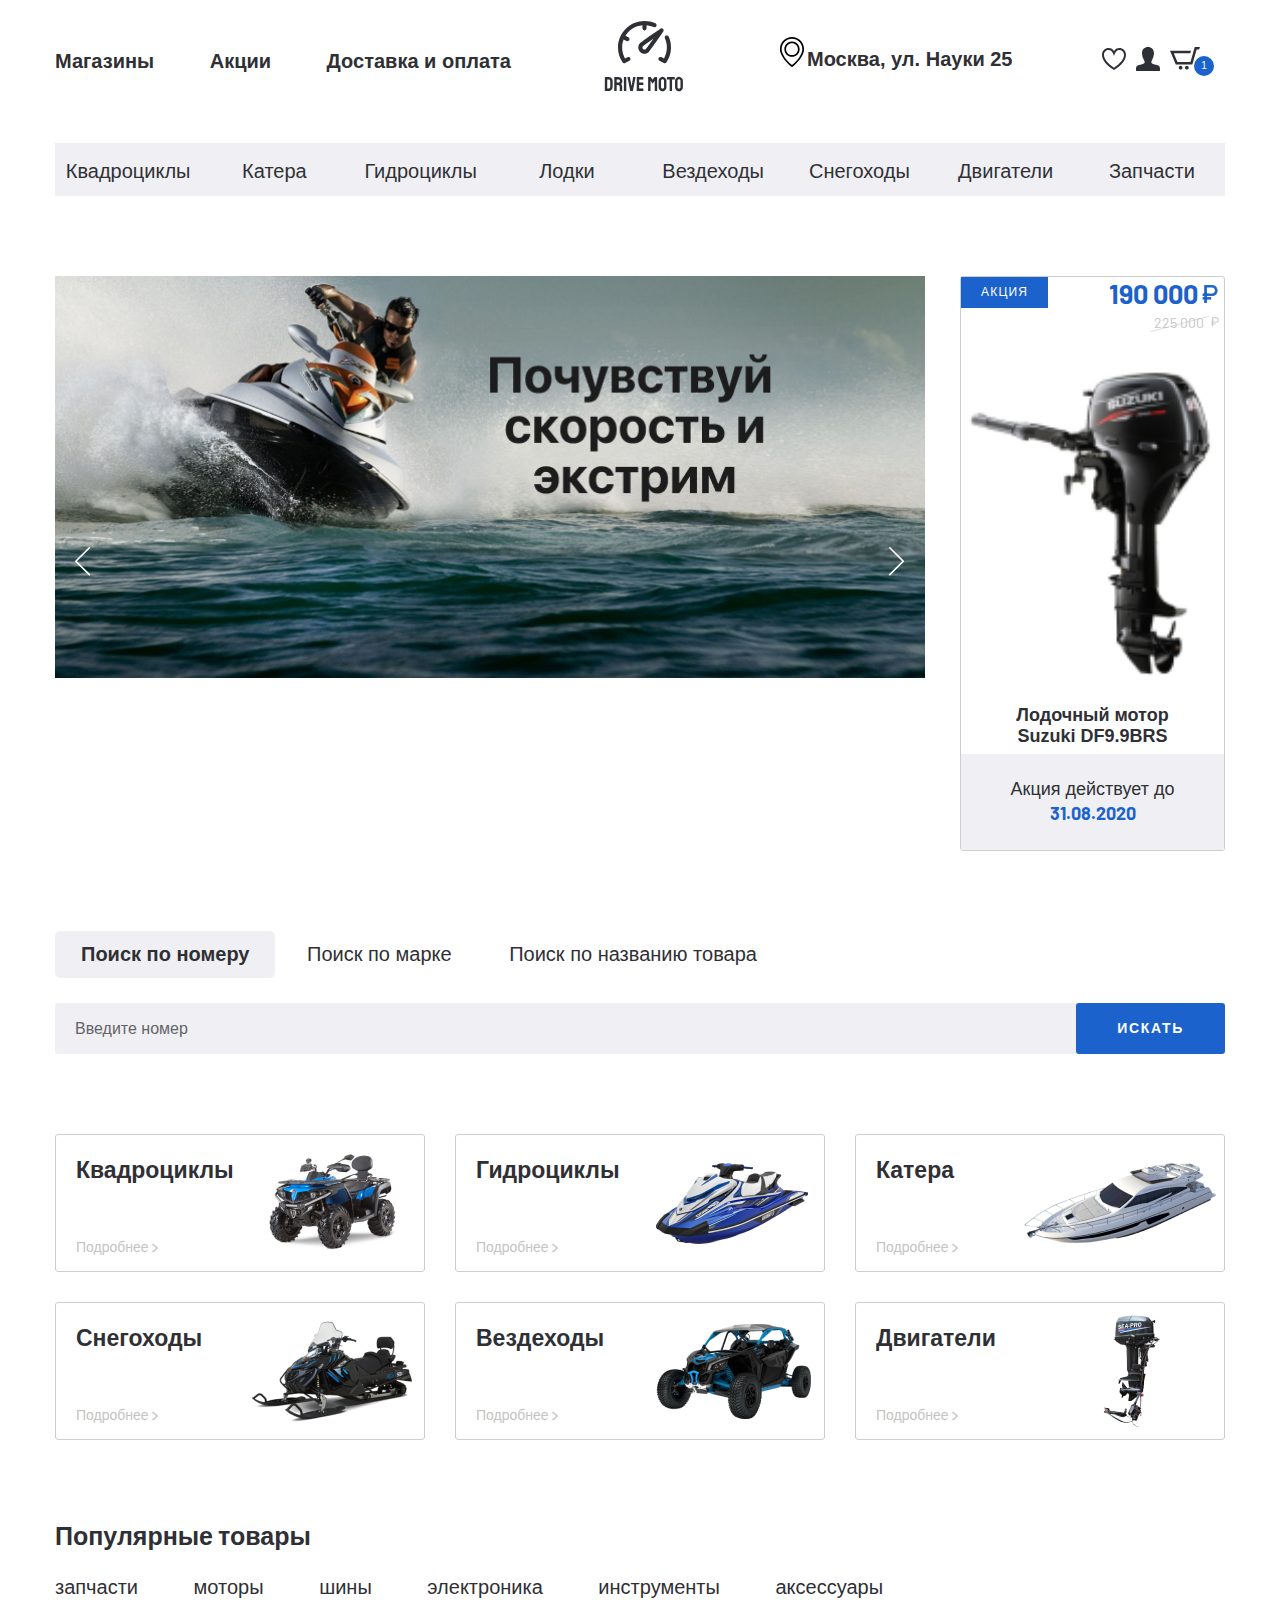
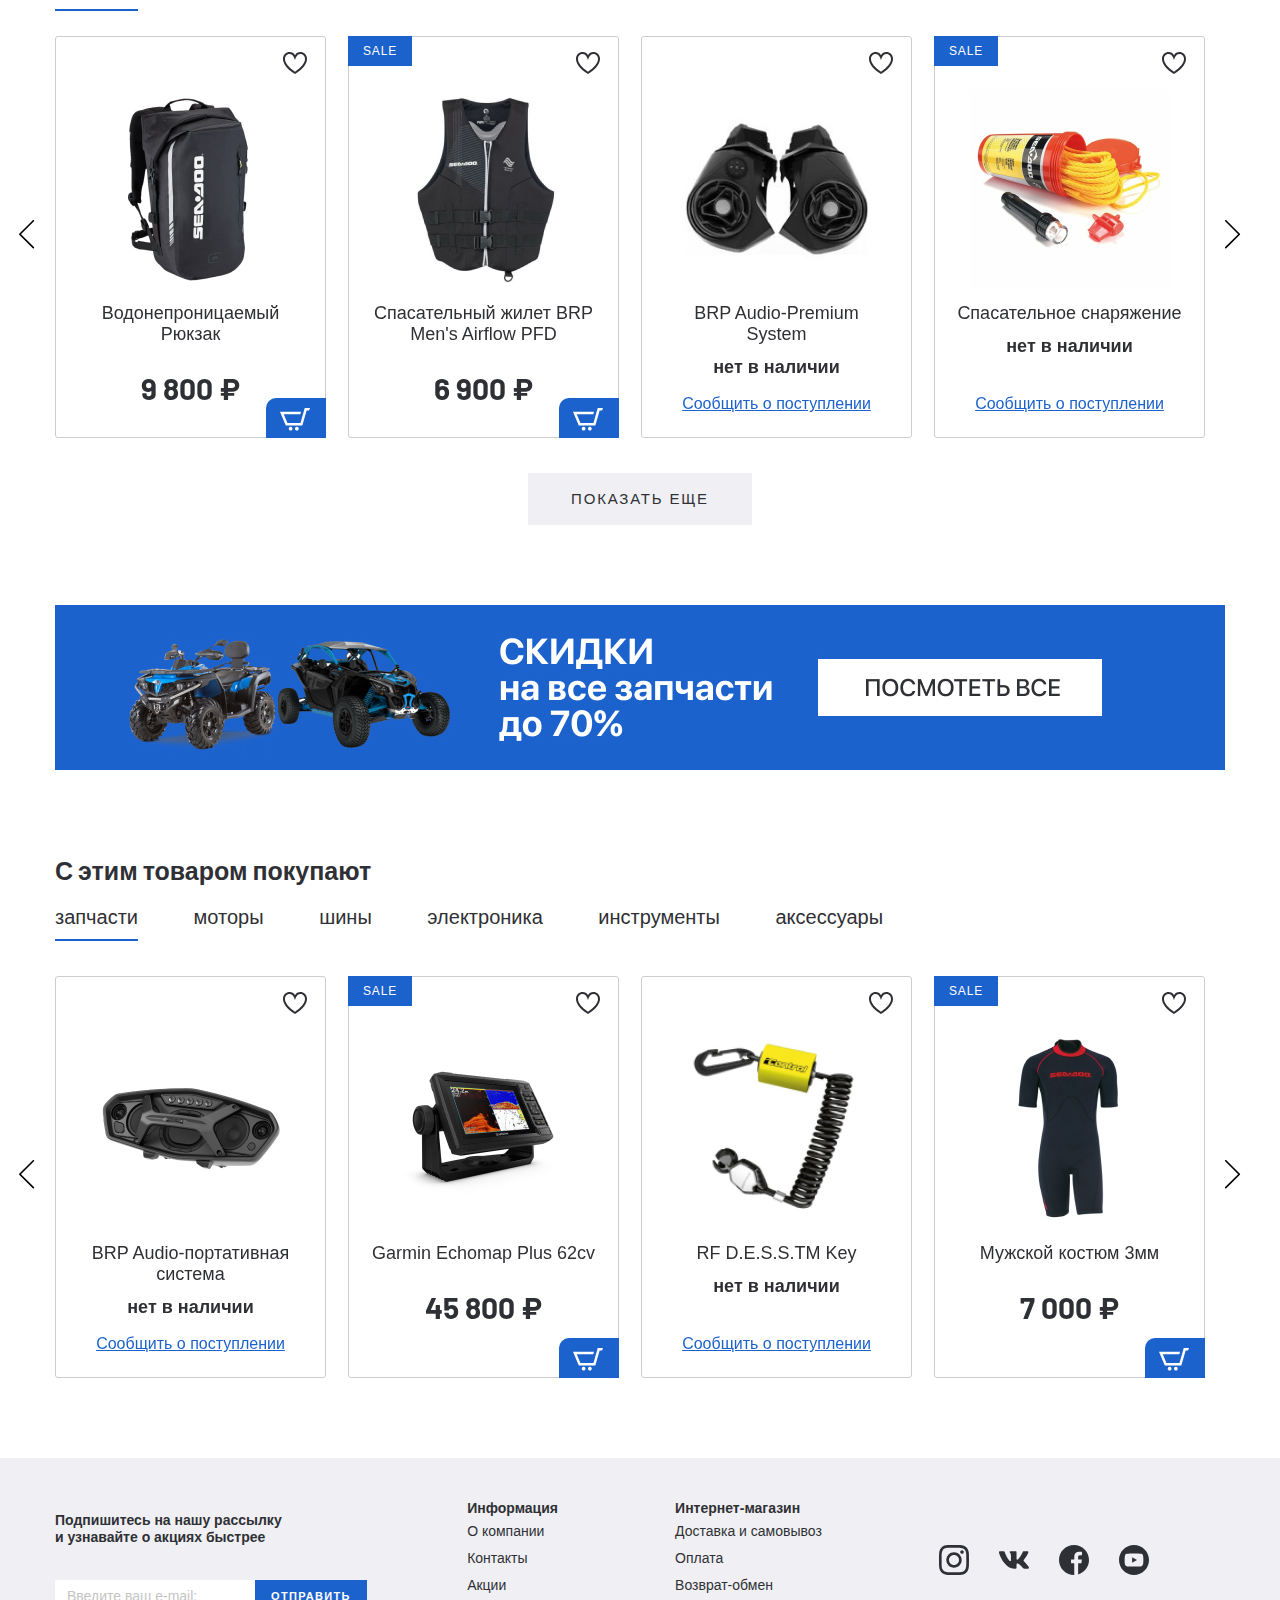
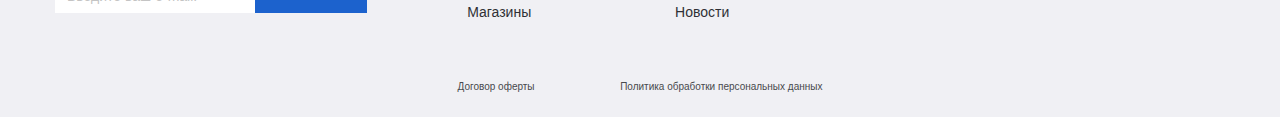
<file: index.html>
<!DOCTYPE html>
<html lang="ru">

<head>
  <meta charset="UTF-8">
  <meta name="viewport" content="width=device-width, initial-scale=1.0">
  <meta http-equiv="X-UA-Compatible" content="ie=edge">
  <title>Document</title>
  <link href="https://fonts.googleapis.com/css2?family=Barlow:wght@400;700&display=swap" rel="stylesheet">
  <link rel="stylesheet" href="css/normalize.css">
  <link rel="stylesheet" href="css/slick.css">
  <link rel="stylesheet" href="css/fonts.css">
  <link rel="stylesheet" href="css/style.css">
</head>

<body>

  <header class="header">
    <div class="header__top">
      <div class="container">
        <div class="header__top-inner">
          <nav class="menu">
            <ul class="meni__list">
              <li class="menu__item"><a class="menu__link" href="#">Магазины</a></li>
              <li class="menu__item"><a class="menu__link" href="#">Акции</a></li>
              <li class="menu__item"><a class="menu__link" href="#">Доставка и оплата</a></li>
            </ul>
          </nav>
          <a class="logo" href="#">
            <img class="logo__img" src="images/svg/logo.svg" alt="">
          </a>
          <div class="header__box">
            <p class="header__address">
              Москва, ул. Науки 25
            </p>
            <il class="user-list">
              <li class="user-list__item">
                <a class="user-list__link" href="#">
                  <img src="images/svg/heart.svg" alt="">
                </a>
              </li>
              <li class="user-list__item">
                <a class="user-list__link" href="#">
                  <img src="images/svg/user.svg" alt="">
                </a>
              </li>
              <li class="user-list__item">
                <a class="user-list__link cart" href="#">
                  <img src="images/svg/cart.svg  " alt="">
                  <div class="cart__num">1</div>
                </a>
              </li>
            </il>
          </div>
        </div>
      </div>
    </div>

    <div class="header__bottom">
      <div class="container">
        <div class="user__bottom-inner">
          <ul class="menu-categories">
            <li class="menu-categories__item">
              <a class="menu-categories__link" href="#">Квадроциклы</a>
            </li>
            <li class="menu-categories__item">
              <a class="menu-categories__link" href="#">Катера</a>
            </li>
            <li class="menu-categories__item">
              <a class="menu-categories__link" href="#">Гидроциклы</a>
            </li>
            <li class="menu-categories__item">
              <a class="menu-categories__link" href="#">Лодки</a>
            </li>
            <li class="menu-categories__item">
              <a class="menu-categories__link" href="#">Вездеходы</a>
            </li>
            <li class="menu-categories__item">
              <a class="menu-categories__link" href="#">Снегоходы</a>
            </li>
            <li class="menu-categories__item">
              <a class="menu-categories__link" href="#">Двигатели</a>
            </li>
            <li class="menu-categories__item">
              <a class="menu-categories__link" href="#">Запчасти</a>
            </li>
          </ul>
        </div>
      </div>
    </div>
  </header>

  <section class="banner-section page-section">
    <div class="container">
      <div class="banner-section__inner">
        <div class="banner-section__slider">
          <a class="banner-section__slider-item" href="#">
            <img class="banner-section__slider-img" src="images/banner-slider.jpg" alt="">
          </a>
          <a class="banner-section__slider-item" href="#">
            <img class="banner-section__slider-img" src="images/banner-slider.jpg" alt="">
          </a>
          <a class="banner-section__slider-item" href="#">
            <img class="banner-section__slider-img" src="images/banner-slider.jpg" alt="">
          </a>
          <a class="banner-section__slider-item" href="#">
            <img class="banner-section__slider-img" src="images/banner-slider.jpg" alt="">
          </a>
          <a class="banner-section__slider-item" href="#">
            <img class="banner-section__slider-img" src="images/banner-slider.jpg" alt="">
          </a>
          <a class="banner-section__slider-item" href="#">
            <img class="banner-section__slider-img" src="images/banner-slider.jpg" alt="">
          </a>
        </div>
        <a class="banner-section__item sale-item" href="#">
          <div class="sale-item__top">
            <p class="sale-item__info">акция</p>
            <div class="sale-item__price">
              <div class="price sale-item__price-new">190 000</div>
              <div class="price sale-item__price-old">225 000</div>
            </div>
          </div>
          <img class="sale-item__img" src="images/content/sale-item.png" alt="">
          <h5 class="sale-item__title">
            Лодочный мотор <br> Suzuki DF9.9BRS
          </h5>
          <div class="sale-item__footer">
            Акция действует до
            <span>31.08.2020</span>
          </div>
        </a>
      </div>
    </div>
  </section>

  <div class="search page-section">
    <div class="container">
      <div class="search__inner">
        <div class="search__tabs">
          <a class="tabs__item search__tabs-item tabs__item--active" href="#tab-1">Поиск по
            номеру</a>
          <a class="tabs__item search__tabs-item" href="#tab-2">Поиск по марке</a>
          <a class="tabs__item search__tabs-item" href="#tab-3">Поиск по названию товара</a>
        </div>
        <div class="search__content">
          <div id="tab-1" class="tabs-content search__content-item tabs-content--active">
            <form class="search__content-form" action="#">
              <input class="search__content-input" type="text" placeholder="Введите номер">
              <button class="search__content-button" type="submit">Искать</button>
            </form>
          </div>
          <div id="tab-2" class="tabs-content search__content-item">
            <form class="search__content-form" action="#">
              <input class="search__content-input" type="text" placeholder="Введите марку">
              <button class="search__content-button" type="submit">Искать</button>
            </form>
          </div>
          <div id="tab-3" class="tabs-content search__content-item">
            <form class="search__content-form" action="#">
              <input class="search__content-input" type="text" placeholder="Введите название товара">
              <button class="search__content-button" type="submit">Искать</button>
            </form>
          </div>
        </div>
      </div>
    </div>
  </div>

  <section class="categories page-section">
    <div class="container">
      <div class="categories__inner">
        <a class="categories__item" href="#">
          <div class="categories__item-info">
            <h4 class="categories__item-title">Квадроциклы</h4>
            <span class="categories__item-text">Подробнее</span>
          </div>
          <div class="categories__item-img">
            <img src="images/categories-1.jpg"></img>
          </div>
        </a>

        <a class="categories__item" href="#">
          <div class="categories__item-info">
            <h4 class="categories__item-title">Гидроциклы</h4>
            <span class="categories__item-text">Подробнее</span>
          </div>
          <div class="categories__item-img">
            <img src="images/categories-2.jpg"></img>
          </div>
        </a>

        <a class="categories__item" href="#">
          <div class="categories__item-info">
            <h4 class="categories__item-title">Катера</h4>
            <span class="categories__item-text">Подробнее</span>
          </div>
          <div class="categories__item-img">
            <img src="images/categories-3.jpg"></img>
          </div>
        </a>

        <a class="categories__item" href="#">
          <div class="categories__item-info">
            <h4 class="categories__item-title">Снегоходы</h4>
            <span class="categories__item-text">Подробнее</span>
          </div>
          <div class="categories__item-img">
            <img src="images/categories-4.jpg"></img>
          </div>
        </a>

        <a class="categories__item" href="#">
          <div class="categories__item-info">
            <h4 class="categories__item-title">Вездеходы</h4>
            <span class="categories__item-text">Подробнее</span>
          </div>
          <div class="categories__item-img">
            <img src="images/categories-5.jpg"></img>
          </div>
        </a>

        <a class="categories__item" href="#">
          <div class="categories__item-info">
            <h4 class="categories__item-title">Двигатели</h4>
            <span class="categories__item-text">Подробнее</span>
          </div>
          <div class="categories__item-img">
            <img src="images/categories-6.jpg"></img>
          </div>
        </a>
      </div>
    </div>
  </section>

  <section class="products page-section">
    <div class="container">
      <h3 class="products__title title">
        Популярные товары
      </h3>
      <div class="products__inner">
        <div class="tabs__wrapper">
          <div class="tabs products__tabs">
            <a class="tabs__item products__tab tabs__item--active" href="#product-tab-1">запчасти</a>
            <a class="tabs__item products__tab" href="#product-tab-2">моторы</a>
            <a class="tabs__item products__tab" href="#product-tab-3">шины</a>
            <a class="tabs__item products__tab" href="#product-tab-4">электроника</a>
            <a class="tabs__item products__tab" href="#product-tab-5">инструменты</a>
            <a class="tabs__item products__tab" href="#product-tab-6">аксессуары</a>
          </div>
          <div class="tabs-container products__container">
            <div id="product-tab-1" class="tabs-content products__content tabs-content--active">
              <div class="product-slider">
                <div class="product-slider__item">
                  <div class="product-item__wrapper">
                    <button class="product-item__like" type="button"></button>
                    <button class="product-item__cart"></button>
                    <a class="product-item__notify-link" href="#">
                      <span>Сообщить о поступлении</span>
                    </a>
                    <a class="product-item" href="#">
                      <p class="product-item__hover-text">
                        посмотреть товар
                      </p>
                      <img class="product-item__img" src="images/content/product-1.png" alt="">
                      <h4 class="product-item__title">
                        Водонепроницаемый Рюкзак
                      </h4>
                      <p class="price product-item__price">
                        9 800 ₽
                      </p>
                      <p class="product-item__notify-text">
                        нет в наличии
                      </p>
                    </a>
                  </div>
                </div>
                <div class="product-slider__item">
                  <div class="product-item__wrapper">
                    <button class="product-item__like" type="button"></button>
                    <button class="product-item__cart"></button>
                    <a class="product-item__notify-link" href="#">
                      <span>Сообщить о поступлении</span>
                    </a>
                    <a class="product-item product-item--sale" href="#">
                      <p class="product-item__hover-text">
                        посмотреть товар
                      </p>
                      <img class="product-item__img" src="images/content/product-2.jpg" alt="">
                      <h4 class="product-item__title">
                        Спасательный жилет BRP Men's Airflow PFD
                      </h4>
                      <p class="price product-item__price">
                        6 900 ₽
                      </p>
                      <p class="product-item__notify-text">
                        нет в наличии
                      </p>
                    </a>
                  </div>
                </div>
                <div class="product-slider__item">
                  <div class="product-item__wrapper product-item__unavailable">
                    <button class="product-item__like" type="button"></button>
                    <button class="product-item__cart"></button>
                    <a class="product-item__notify-link" href="#">
                      <span>Сообщить о поступлении</span>
                    </a>
                    <a class="product-item" href="#">
                      <p class="product-item__hover-text">
                        посмотреть товар
                      </p>
                      <img class="product-item__img" src="images/content/product-3.jpg" alt="">
                      <h4 class="product-item__title">
                        BRP Audio-Premium System
                      </h4>
                      <p class="price product-item__price">
                        68 000 ₽
                      </p>
                      <p class="product-item__notify-text">
                        нет в наличии
                      </p>
                    </a>
                  </div>
                </div>
                <div class="product-slider__item">
                  <div class="product-item__wrapper product-item__unavailable">
                    <button class="product-item__like" type="button"></button>
                    <button class="product-item__cart"></button>
                    <a class="product-item__notify-link" href="#">
                      <span>Сообщить о поступлении</span>
                    </a>
                    <a class="product-item product-item--sale" href="#">
                      <p class="product-item__hover-text">
                        посмотреть товар
                      </p>
                      <img class="product-item__img" src="images/content/product-4.jpg" alt="">
                      <h4 class="product-item__title">
                        Спасательное снаряжение
                      </h4>
                      <p class="price product-item__price">
                        9 800 ₽
                      </p>
                      <p class="product-item__notify-text">
                        нет в наличии
                      </p>
                    </a>
                  </div>
                </div>
                <div class="product-slider__item">
                  <div class="product-item__wrapper">
                    <button class="product-item__like" type="button"></button>
                    <button class="product-item__cart"></button>
                    <a class="product-item__notify-link" href="#">
                      <span>Сообщить о поступлении</span>
                    </a>
                    <a class="product-item product-item--sale" href="#">
                      <p class="product-item__hover-text">
                        посмотреть товар
                      </p>
                      <img class="product-item__img" src="images/content/product-1.png" alt="">
                      <h4 class="product-item__title">
                        Водонепроницаемый Рюкзак
                      </h4>
                      <p class="price product-item__price">
                        9 800 ₽
                      </p>
                      <p class="product-item__notify-text">
                        нет в наличии
                      </p>
                    </a>
                  </div>
                </div>
                <div class="product-slider__item">
                  <div class="product-item__wrapper">
                    <button class="product-item__like" type="button"></button>
                    <button class="product-item__cart"></button>
                    <a class="product-item__notify-link" href="#">
                      <span>Сообщить о поступлении</span>
                    </a>
                    <a class="product-item" href="#">
                      <p class="product-item__hover-text">
                        посмотреть товар
                      </p>
                      <img class="product-item__img" src="images/content/product-2.jpg" alt="">
                      <h4 class="product-item__title">
                        Водонепроницаемый Рюкзак
                      </h4>
                      <p class="price product-item__price">
                        9 800 ₽
                      </p>
                      <p class="product-item__notify-text">
                        нет в наличии
                      </p>
                    </a>
                  </div>
                </div>
                <div class="product-slider__item">
                  <div class="product-item__wrapper">
                    <button class="product-item__like" type="button"></button>
                    <button class="product-item__cart"></button>
                    <a class="product-item__notify-link" href="#">
                      <span>Сообщить о поступлении</span>
                    </a>
                    <a class="product-item product-item--sale" href="#">
                      <p class="product-item__hover-text">
                        посмотреть товар
                      </p>
                      <img class="product-item__img" src="images/content/product-3.jpg" alt="">
                      <h4 class="product-item__title">
                        Водонепроницаемый Рюкзак
                      </h4>
                      <p class="price product-item__price">
                        9 800 ₽
                      </p>
                      <p class="product-item__notify-text">
                        нет в наличии
                      </p>
                    </a>
                  </div>
                </div>
              </div>
            </div>
            <div id="product-tab-2" class="tabs-content products__content">
              <div class="product-slider">
                <div class="product-slider__item">
                  <div class="product-item__wrapper">
                    <button class="product-item__like" type="button"></button>
                    <button class="product-item__cart"></button>
                    <a class="product-item__notify-link" href="#">
                      <span>Сообщить о поступлении</span>
                    </a>
                    <a class="product-item" href="#">
                      <p class="product-item__hover-text">
                        посмотреть товар
                      </p>
                      <img class="product-item__img" src="images/content/product-1.png" alt="">
                      <h4 class="product-item__title">
                        Водонепроницаемый Рюкзак
                      </h4>
                      <p class="price product-item__price">
                        9 800 ₽
                      </p>
                      <p class="product-item__notify-text">
                        нет в наличии
                      </p>
                    </a>
                  </div>
                </div>
                <div class="product-slider__item">
                  <div class="product-item__wrapper">
                    <button class="product-item__like" type="button"></button>
                    <button class="product-item__cart"></button>
                    <a class="product-item__notify-link" href="#">
                      <span>Сообщить о поступлении</span>
                    </a>
                    <a class="product-item product-item--sale" href="#">
                      <p class="product-item__hover-text">
                        посмотреть товар
                      </p>
                      <img class="product-item__img" src="images/content/product-2.jpg" alt="">
                      <h4 class="product-item__title">
                        Спасательный жилет BRP Men's Airflow PFD
                      </h4>
                      <p class="price product-item__price">
                        6 900 ₽
                      </p>
                      <p class="product-item__notify-text">
                        нет в наличии
                      </p>
                    </a>
                  </div>
                </div>
                <div class="product-slider__item">
                  <div class="product-item__wrapper">
                    <button class="product-item__like" type="button"></button>
                    <button class="product-item__cart"></button>
                    <a class="product-item__notify-link" href="#">
                      <span>Сообщить о поступлении</span>
                    </a>
                    <a class="product-item" href="#">
                      <p class="product-item__hover-text">
                        посмотреть товар
                      </p>
                      <img class="product-item__img" src="images/content/product-3.jpg" alt="">
                      <h4 class="product-item__title">
                        BRP Audio-Premium System
                      </h4>
                      <p class="price product-item__price">
                        68 000 ₽
                      </p>
                      <p class="product-item__notify-text">
                        нет в наличии
                      </p>
                    </a>
                  </div>
                </div>
                <div class="product-slider__item">
                  <div class="product-item__wrapper product-item__unavailable">
                    <button class="product-item__like" type="button"></button>
                    <button class="product-item__cart"></button>
                    <a class="product-item__notify-link" href="#">
                      <span>Сообщить о поступлении</span>
                    </a>
                    <a class="product-item product-item--sale" href="#">
                      <p class="product-item__hover-text">
                        посмотреть товар
                      </p>
                      <img class="product-item__img" src="images/content/product-4.jpg" alt="">
                      <h4 class="product-item__title">
                        Спасательное снаряжение
                      </h4>
                      <p class="price product-item__price">
                        9 800 ₽
                      </p>
                      <p class="product-item__notify-text">
                        нет в наличии
                      </p>
                    </a>
                  </div>
                </div>
                <div class="product-slider__item">
                  <div class="product-item__wrapper">
                    <button class="product-item__like" type="button"></button>
                    <button class="product-item__cart"></button>
                    <a class="product-item__notify-link" href="#">
                      <span>Сообщить о поступлении</span>
                    </a>
                    <a class="product-item product-item--sale" href="#">
                      <p class="product-item__hover-text">
                        посмотреть товар
                      </p>
                      <img class="product-item__img" src="images/content/product-1.png" alt="">
                      <h4 class="product-item__title">
                        Водонепроницаемый Рюкзак
                      </h4>
                      <p class="price product-item__price">
                        9 800 ₽
                      </p>
                      <p class="product-item__notify-text">
                        нет в наличии
                      </p>
                    </a>
                  </div>
                </div>
                <div class="product-slider__item">
                  <div class="product-item__wrapper">
                    <button class="product-item__like" type="button"></button>
                    <button class="product-item__cart"></button>
                    <a class="product-item__notify-link" href="#">
                      <span>Сообщить о поступлении</span>
                    </a>
                    <a class="product-item" href="#">
                      <p class="product-item__hover-text">
                        посмотреть товар
                      </p>
                      <img class="product-item__img" src="images/content/product-2.jpg" alt="">
                      <h4 class="product-item__title">
                        Водонепроницаемый Рюкзак
                      </h4>
                      <p class="price product-item__price">
                        9 800 ₽
                      </p>
                      <p class="product-item__notify-text">
                        нет в наличии
                      </p>
                    </a>
                  </div>
                </div>
                <div class="product-slider__item">
                  <div class="product-item__wrapper">
                    <button class="product-item__like" type="button"></button>
                    <button class="product-item__cart"></button>
                    <a class="product-item__notify-link" href="#">
                      <span>Сообщить о поступлении</span>
                    </a>
                    <a class="product-item product-item--sale" href="#">
                      <p class="product-item__hover-text">
                        посмотреть товар
                      </p>
                      <img class="product-item__img" src="images/content/product-3.jpg" alt="">
                      <h4 class="product-item__title">
                        Водонепроницаемый Рюкзак
                      </h4>
                      <p class="price product-item__price">
                        9 800 ₽
                      </p>
                      <p class="product-item__notify-text">
                        нет в наличии
                      </p>
                    </a>
                  </div>
                </div>
              </div>
            </div>
            <div id="product-tab-3" class="tabs-content products__content">slider 3</div>
            <div id="product-tab-4" class="tabs-content products__content">slider 4</div>
            <div id="product-tab-5" class="tabs-content products__content">slider 5</div>
            <div id="product-tab-6" class="tabs-content products__content">slider 6</div>
          </div>
        </div>
        <div class="product__more">
          <a class="product__more-link" href="#">Показать еще</a>
        </div>
      </div>
    </div>
  </section>

  <div class="banner page-section">
    <div class="container">
      <a class="banner__link" href="#">
        <img src="images/content/banner.jpg" alt="">
      </a>
    </div>
  </div>

  <section class="additings page-section">
    <div class="container">
      <h2 class="title addinting__title">
        С этим товаром покупают
      </h2>
      <div class="additings__inner">
        <div class="tabs__wrapper">
          <div class="tabs additings__tabs">
            <a class="tabs__item additings__tab tabs__item--active" href="#add-tab-1">запчасти</a>
            <a class="tabs__item additings__tab" href="#add-tab-2">моторы</a>
            <a class="tabs__item additings__tab" href="#add-tab-3">шины</a>
            <a class="tabs__item additings__tab" href="#add-tab-4">электроника</a>
            <a class="tabs__item additings__tab" href="#add-tab-5">инструменты</a>
            <a class="tabs__item additings__tab" href="#add-tab-6">аксессуары</a>
          </div>
          <div class="tabs-container additings__container">
            <div id="add-tab-1" class="tabs-content additings__content tabs-content--active">
              <div class="product-slider">
                <div class="product-slider__item">
                  <div class="product-item__wrapper product-item__unavailable">
                    <button class="product-item__like" type="button"></button>
                    <button class="product-item__cart"></button>
                    <a class="product-item__notify-link" href="#">
                      <span>Сообщить о поступлении</span>
                    </a>
                    <a class="product-item" href="#">
                      <p class="product-item__hover-text">
                        посмотреть товар
                      </p>
                      <img class="product-item__img" src="images/content/add-1.jpg" alt="">
                      <h4 class="product-item__title">
                        BRP Audio-портативная система
                      </h4>
                      <p class="price product-item__price">
                        9 800 ₽
                      </p>
                      <p class="product-item__notify-text">
                        нет в наличии
                      </p>
                    </a>
                  </div>
                </div>
                <div class="product-slider__item">
                  <div class="product-item__wrapper">
                    <button class="product-item__like" type="button"></button>
                    <button class="product-item__cart"></button>
                    <a class="product-item__notify-link" href="#">
                      <span>Сообщить о поступлении</span>
                    </a>
                    <a class="product-item product-item--sale" href="#">
                      <p class="product-item__hover-text">
                        посмотреть товар
                      </p>
                      <img class="product-item__img" src="images/content/add-2.jpg" alt="">
                      <h4 class="product-item__title">
                        Garmin Echomap Plus 62cv
                      </h4>
                      <p class="price product-item__price">
                        45 800 ₽
                      </p>
                      <p class="product-item__notify-text">
                        нет в наличии
                      </p>
                    </a>
                  </div>
                </div>
                <div class="product-slider__item">
                  <div class="product-item__wrapper product-item__unavailable">
                    <button class="product-item__like" type="button"></button>
                    <button class="product-item__cart"></button>
                    <a class="product-item__notify-link" href="#">
                      <span>Сообщить о поступлении</span>
                    </a>
                    <a class="product-item" href="#">
                      <p class="product-item__hover-text">
                        посмотреть товар
                      </p>
                      <img class="product-item__img" src="images/content/add-3.jpg" alt="">
                      <h4 class="product-item__title">
                        RF D.E.S.S.TM Key
                      </h4>
                      <p class="price product-item__price">
                        68 000 ₽
                      </p>
                      <p class="product-item__notify-text">
                        нет в наличии
                      </p>
                    </a>
                  </div>
                </div>
                <div class="product-slider__item">
                  <div class="product-item__wrapper">
                    <button class="product-item__like" type="button"></button>
                    <button class="product-item__cart"></button>
                    <a class="product-item__notify-link" href="#">
                      <span>Сообщить о поступлении</span>
                    </a>
                    <a class="product-item product-item--sale" href="#">
                      <p class="product-item__hover-text">
                        посмотреть товар
                      </p>
                      <img class="product-item__img" src="images/content/add-4.jpg" alt="">
                      <h4 class="product-item__title">
                        Мужской костюм 3мм
                      </h4>
                      <p class="price product-item__price">
                        7 000 ₽
                      </p>
                      <p class="product-item__notify-text">
                        нет в наличии
                      </p>
                    </a>
                  </div>
                </div>
                <div class="product-slider__item">
                  <div class="product-item__wrapper">
                    <button class="product-item__like" type="button"></button>
                    <button class="product-item__cart"></button>
                    <a class="product-item__notify-link" href="#">
                      <span>Сообщить о поступлении</span>
                    </a>
                    <a class="product-item product-item--sale" href="#">
                      <p class="product-item__hover-text">
                        посмотреть товар
                      </p>
                      <img class="product-item__img" src="images/content/product-1.png" alt="">
                      <h4 class="product-item__title">
                        Водонепроницаемый Рюкзак
                      </h4>
                      <p class="price product-item__price">
                        9 800 ₽
                      </p>
                      <p class="product-item__notify-text">
                        нет в наличии
                      </p>
                    </a>
                  </div>
                </div>
                <div class="product-slider__item">
                  <div class="product-item__wrapper">
                    <button class="product-item__like" type="button"></button>
                    <button class="product-item__cart"></button>
                    <a class="product-item__notify-link" href="#">
                      <span>Сообщить о поступлении</span>
                    </a>
                    <a class="product-item" href="#">
                      <p class="product-item__hover-text">
                        посмотреть товар
                      </p>
                      <img class="product-item__img" src="images/content/product-2.jpg" alt="">
                      <h4 class="product-item__title">
                        Водонепроницаемый Рюкзак
                      </h4>
                      <p class="price product-item__price">
                        9 800 ₽
                      </p>
                      <p class="product-item__notify-text">
                        нет в наличии
                      </p>
                    </a>
                  </div>
                </div>
                <div class="product-slider__item">
                  <div class="product-item__wrapper">
                    <button class="product-item__like" type="button"></button>
                    <button class="product-item__cart"></button>
                    <a class="product-item__notify-link" href="#">
                      <span>Сообщить о поступлении</span>
                    </a>
                    <a class="product-item product-item--sale" href="#">
                      <p class="product-item__hover-text">
                        посмотреть товар
                      </p>
                      <img class="product-item__img" src="images/content/product-3.jpg" alt="">
                      <h4 class="product-item__title">
                        Водонепроницаемый Рюкзак
                      </h4>
                      <p class="price product-item__price">
                        9 800 ₽
                      </p>
                      <p class="product-item__notify-text">
                        нет в наличии
                      </p>
                    </a>
                  </div>
                </div>
              </div>
            </div>
            <div id="add-tab-2" class="tabs-content additings__content">
              <div class="product-slider">
                <div class="product-slider__item">
                  <div class="product-item__wrapper">
                    <button class="product-item__like" type="button"></button>
                    <button class="product-item__cart"></button>
                    <a class="product-item__notify-link" href="#">
                      <span>Сообщить о поступлении</span>
                    </a>
                    <a class="product-item" href="#">
                      <p class="product-item__hover-text">
                        посмотреть товар
                      </p>
                      <img class="product-item__img" src="images/content/product-1.png" alt="">
                      <h4 class="product-item__title">
                        Водонепроницаемый Рюкзак
                      </h4>
                      <p class="price product-item__price">
                        9 800 ₽
                      </p>
                      <p class="product-item__notify-text">
                        нет в наличии
                      </p>
                    </a>
                  </div>
                </div>
                <div class="product-slider__item">
                  <div class="product-item__wrapper">
                    <button class="product-item__like" type="button"></button>
                    <button class="product-item__cart"></button>
                    <a class="product-item__notify-link" href="#">
                      <span>Сообщить о поступлении</span>
                    </a>
                    <a class="product-item product-item--sale" href="#">
                      <p class="product-item__hover-text">
                        посмотреть товар
                      </p>
                      <img class="product-item__img" src="images/content/product-2.jpg" alt="">
                      <h4 class="product-item__title">
                        Спасательный жилет BRP Men's Airflow PFD
                      </h4>
                      <p class="price product-item__price">
                        6 900 ₽
                      </p>
                      <p class="product-item__notify-text">
                        нет в наличии
                      </p>
                    </a>
                  </div>
                </div>
                <div class="product-slider__item">
                  <div class="product-item__wrapper">
                    <button class="product-item__like" type="button"></button>
                    <button class="product-item__cart"></button>
                    <a class="product-item__notify-link" href="#">
                      <span>Сообщить о поступлении</span>
                    </a>
                    <a class="product-item" href="#">
                      <p class="product-item__hover-text">
                        посмотреть товар
                      </p>
                      <img class="product-item__img" src="images/content/product-3.jpg" alt="">
                      <h4 class="product-item__title">
                        BRP Audio-Premium System
                      </h4>
                      <p class="price product-item__price">
                        68 000 ₽
                      </p>
                      <p class="product-item__notify-text">
                        нет в наличии
                      </p>
                    </a>
                  </div>
                </div>
                <div class="product-slider__item">
                  <div class="product-item__wrapper product-item__unavailable">
                    <button class="product-item__like" type="button"></button>
                    <button class="product-item__cart"></button>
                    <a class="product-item__notify-link" href="#">
                      <span>Сообщить о поступлении</span>
                    </a>
                    <a class="product-item product-item--sale" href="#">
                      <p class="product-item__hover-text">
                        посмотреть товар
                      </p>
                      <img class="product-item__img" src="images/content/product-4.jpg" alt="">
                      <h4 class="product-item__title">
                        Спасательное снаряжение
                      </h4>
                      <p class="price product-item__price">
                        9 800 ₽
                      </p>
                      <p class="product-item__notify-text">
                        нет в наличии
                      </p>
                    </a>
                  </div>
                </div>
                <div class="product-slider__item">
                  <div class="product-item__wrapper">
                    <button class="product-item__like" type="button"></button>
                    <button class="product-item__cart"></button>
                    <a class="product-item__notify-link" href="#">
                      <span>Сообщить о поступлении</span>
                    </a>
                    <a class="product-item product-item--sale" href="#">
                      <p class="product-item__hover-text">
                        посмотреть товар
                      </p>
                      <img class="product-item__img" src="images/content/product-1.png" alt="">
                      <h4 class="product-item__title">
                        Водонепроницаемый Рюкзак
                      </h4>
                      <p class="price product-item__price">
                        9 800 ₽
                      </p>
                      <p class="product-item__notify-text">
                        нет в наличии
                      </p>
                    </a>
                  </div>
                </div>
                <div class="product-slider__item">
                  <div class="product-item__wrapper">
                    <button class="product-item__like" type="button"></button>
                    <button class="product-item__cart"></button>
                    <a class="product-item__notify-link" href="#">
                      <span>Сообщить о поступлении</span>
                    </a>
                    <a class="product-item" href="#">
                      <p class="product-item__hover-text">
                        посмотреть товар
                      </p>
                      <img class="product-item__img" src="images/content/product-2.jpg" alt="">
                      <h4 class="product-item__title">
                        Водонепроницаемый Рюкзак
                      </h4>
                      <p class="price product-item__price">
                        9 800 ₽
                      </p>
                      <p class="product-item__notify-text">
                        нет в наличии
                      </p>
                    </a>
                  </div>
                </div>
                <div class="product-slider__item">
                  <div class="product-item__wrapper">
                    <button class="product-item__like" type="button"></button>
                    <button class="product-item__cart"></button>
                    <a class="product-item__notify-link" href="#">
                      <span>Сообщить о поступлении</span>
                    </a>
                    <a class="product-item product-item--sale" href="#">
                      <p class="product-item__hover-text">
                        посмотреть товар
                      </p>
                      <img class="product-item__img" src="images/content/product-3.jpg" alt="">
                      <h4 class="product-item__title">
                        Водонепроницаемый Рюкзак
                      </h4>
                      <p class="price product-item__price">
                        9 800 ₽
                      </p>
                      <p class="product-item__notify-text">
                        нет в наличии
                      </p>
                    </a>
                  </div>
                </div>
              </div>
            </div>
            <div id="add-tab-3" class="tabs-content additings__content">slider 3</div>
            <div id="add-tab-4" class="tabs-content additings__content">slider 4</div>
            <div id="add-tab-5" class="tabs-content additings__content">slider 5</div>
            <div id="add-tab-6" class="tabs-content additings__content">slider 6</div>
          </div>
        </div>
      </div>
    </div>
  </section>

  <footer class="footer">
    <div class="container">
      <div class="footer__top">
        <div class="footer__top-inner">
          <div class="footer__top-item footer__top-newsletter">
            <h6 class="footer__top-title form-title">
              Подпишитесь на нашу рассылку <br> и узнавайте о акциях быстрее
            </h6>
            <form action="#" class="footer__form">
              <input type="text" class="footer__form-input" placeholder="Введите ваш e-mail:">
              <button class="footer__form-btn" type="submit">Отправить</button>
            </form>
          </div>
          <div class="footer__top-item footer__top-item--middle">
            <h6 class="footer__top-title">Информация</h6>
            <ul class="footer-info">
              <li>
                <a class="footer-info__link" href="#">О компании</a>
              </li>
              <li>
                <a class="footer-info__link" href="#">Контакты</a>
              </li>
              <li>
                <a class="footer-info__link" href="#">Акции</a>
              </li>
              <li>
                <a class="footer-info__link" href="#">Магазины</a>
              </li>
            </ul>
          </div>
          <div class="footer__top-item footer__top-item--middle">
            <h6 class="footer__top-title">Интернет-магазин</h6>
            <ul class="footer-info">
              <li>
                <a class="footer-info__link" href="#">Доставка и самовывоз</a>
              </li>
              <li>
                <a class="footer-info__link" href="#">Оплата</a>
              </li>
              <li>
                <a class="footer-info__link" href="#">Возврат-обмен</a>
              </li>
              <li>
                <a class="footer-info__link" href="#">Новости</a>
              </li>
            </ul>
          </div>
          <div class="footer__top-item">
            <ul class="social-list">
              <li>
                <a class="social__link" href="#">
                  <img src="images/svg/instagram.svg" alt="">
                </a>
              </li>
              <li>
                <a class="social__link" href="#">
                  <img src="images/svg/vk.svg" alt="">
                </a>
              </li>
              <li>
                <a class="social__link" href="#">
                  <img src="images/svg/facebook.svg" alt="">
                </a>
              </li>
              <li>
                <a class="social__link" href="#">
                  <img src="images/svg/youtube.svg" alt="">
                </a>
              </li>
            </ul>
          </div>
        </div>
      </div>
      <div class="footer__bottom">
        <a class="footer__bottom-link" href="#">Договор оферты</a>
        <a class="footer__bottom-link" href="#">Политика обработки персональных данных</a>
      </div>
    </div>
  </footer>

  <script src="https://ajax.googleapis.com/ajax/libs/jquery/3.4.1/jquery.min.js"></script>
  <script src="js/slick.min.js"></script>
  <script src="js/main.js"></script>
</body>

</html>
</file>
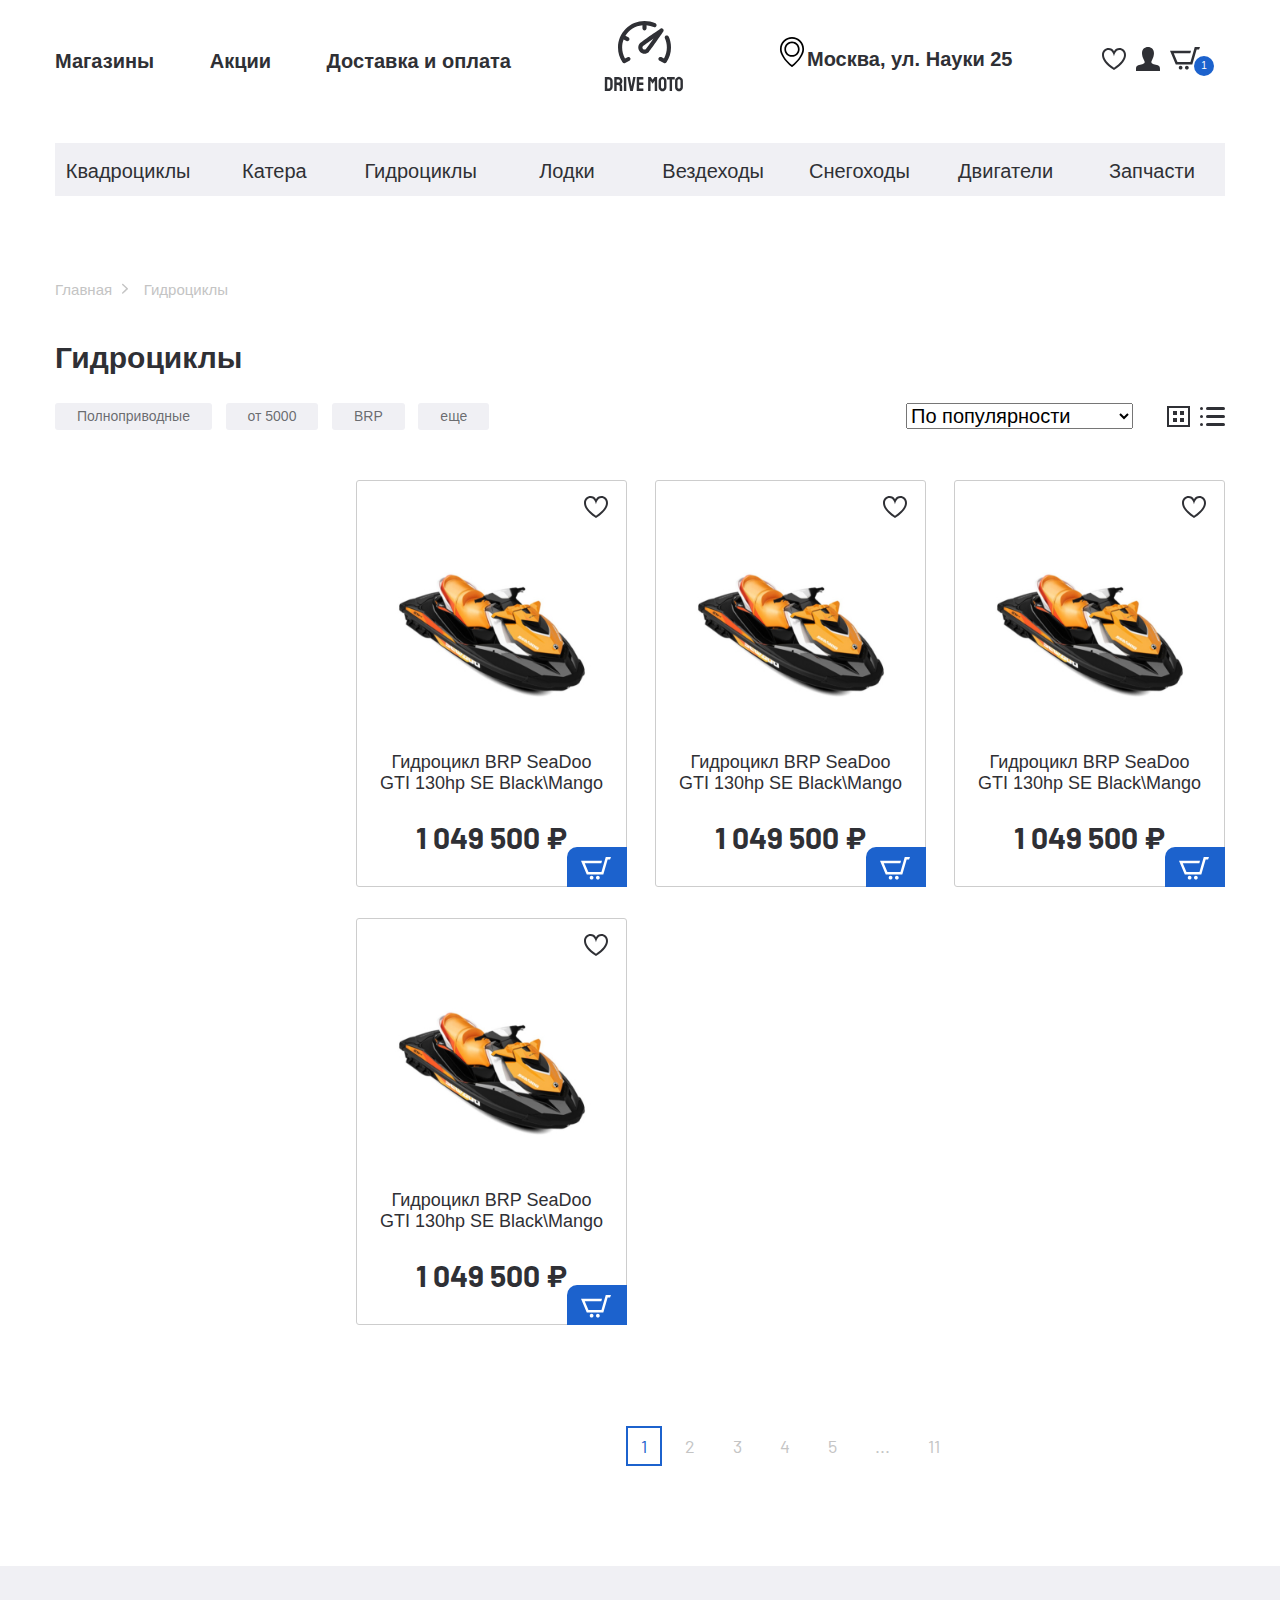
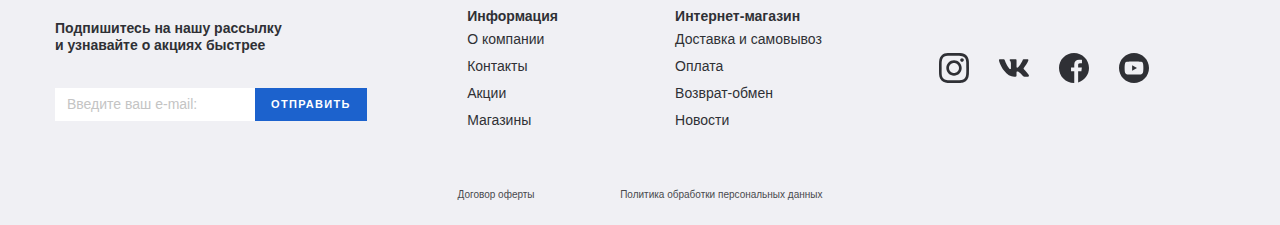
<file: catalog.html>
<!DOCTYPE html>
<html lang="ru">

<head>
  <meta charset="UTF-8">
  <meta name="viewport" content="width=device-width, initial-scale=1.0">
  <meta http-equiv="X-UA-Compatible" content="ie=edge">
  <title>Document</title>
  <link href="https://fonts.googleapis.com/css2?family=Barlow:wght@400;700&display=swap" rel="stylesheet">
  <link rel="stylesheet" href="css/normalize.css">
  <link rel="stylesheet" href="css/slick.css">
  <link rel="stylesheet" href="css/fonts.css">
  <link rel="stylesheet" href="css/style.css">
</head>

<body>

  <header class="header">
    <div class="header__top">
      <div class="container">
        <div class="header__top-inner">
          <nav class="menu">
            <ul class="meni__list">
              <li class="menu__item"><a class="menu__link" href="#">Магазины</a></li>
              <li class="menu__item"><a class="menu__link" href="#">Акции</a></li>
              <li class="menu__item"><a class="menu__link" href="#">Доставка и оплата</a></li>
            </ul>
          </nav>
          <a class="logo" href="#">
            <img class="logo__img" src="images/svg/logo.svg" alt="">
          </a>
          <div class="header__box">
            <p class="header__address">
              Москва, ул. Науки 25
            </p>
            <il class="user-list">
              <li class="user-list__item">
                <a class="user-list__link" href="#">
                  <img src="images/svg/heart.svg" alt="">
                </a>
              </li>
              <li class="user-list__item">
                <a class="user-list__link" href="#">
                  <img src="images/svg/user.svg" alt="">
                </a>
              </li>
              <li class="user-list__item">
                <a class="user-list__link cart" href="#">
                  <img src="images/svg/cart.svg  " alt="">
                  <div class="cart__num">1</div>
                </a>
              </li>
            </il>
          </div>
        </div>
      </div>
    </div>

    <div class="header__bottom">
      <div class="container">
        <div class="user__bottom-inner">
          <ul class="menu-categories">
            <li class="menu-categories__item">
              <a class="menu-categories__link" href="#">Квадроциклы</a>
            </li>
            <li class="menu-categories__item">
              <a class="menu-categories__link" href="#">Катера</a>
            </li>
            <li class="menu-categories__item">
              <a class="menu-categories__link" href="#">Гидроциклы</a>
            </li>
            <li class="menu-categories__item">
              <a class="menu-categories__link" href="#">Лодки</a>
            </li>
            <li class="menu-categories__item">
              <a class="menu-categories__link" href="#">Вездеходы</a>
            </li>
            <li class="menu-categories__item">
              <a class="menu-categories__link" href="#">Снегоходы</a>
            </li>
            <li class="menu-categories__item">
              <a class="menu-categories__link" href="#">Двигатели</a>
            </li>
            <li class="menu-categories__item">
              <a class="menu-categories__link" href="#">Запчасти</a>
            </li>
          </ul>
        </div>
      </div>
    </div>
  </header>

  <div class="breadcrumbs">
    <div class="container">
      <ul class="breadcrumbs__list">
        <li class="breadcrumbs__list-item">
          <a href="#">Главная</a>
        </li>
        <li class="breadcrumbs__list-item">
          <a href="#">Гидроциклы</a>
        </li>
      </ul>
    </div>
  </div>

  <section class="catalog">
    <div class="container">
      <h2 class="catalog__title">Гидроциклы</h2>
      <div class="catalog__filter-inner">
        <div class="catalog__filter-items">
          <button>Полноприводные</button>
          <button>от 5000</button>
          <button>BRP</button>
          <button>еще</button>
        </div>
        <div class="catalog__filter-btn">
          <select name="catalog__filter-sort" id="catalog__filter-sort" class="catalog__filter-sort">
            <option value="popularity">По популярности</option>
            <option value="increase">По возрастанию цены</option>
            <option value="decrease">По убыванию цены</option>
          </select>
          <button class="catalog__filter-btn-grid">
            <svg width="23" height="21" viewBox="0 0 23 21" fill="none" xmlns="http://www.w3.org/2000/svg">
              <g opacity="1">
                <rect x="1" y="1" width="21" height="19" stroke="#2F3035" stroke-width="2" />
                <rect x="7" y="6" width="2" height="2" fill="#2F3035" stroke="#2F3035" stroke-width="2" />
                <rect x="7" y="13" width="2" height="2" fill="#2F3035" stroke="#2F3035" stroke-width="2" />
                <rect x="14" y="6" width="2" height="2" fill="#2F3035" stroke="#2F3035" stroke-width="2" />
                <rect x="14" y="13" width="2" height="2" fill="#2F3035" stroke="#2F3035" stroke-width="2" />
              </g>
            </svg>
          </button>
          <button class="catalog__filter-btn-line">
            <svg width="25" height="19" viewBox="0 0 25 19" fill="none" xmlns="http://www.w3.org/2000/svg">
              <g opacity="1">
                <rect x="6" width="19" height="3" rx="1.5" fill="#2F3035" />
                <rect x="6" y="8" width="19" height="3" rx="1.5" fill="#2F3035" />
                <rect x="6" y="16" width="19" height="3" rx="1.5" fill="#2F3035" />
                <rect width="3" height="3" rx="1.5" fill="#2F3035" />
                <rect y="8" width="3" height="3" rx="1.5" fill="#2F3035" />
                <rect y="16" width="3" height="3" rx="1.5" fill="#2F3035" />
              </g>
            </svg>
          </button>
        </div>
      </div>

      <div class="catalog__inner">
        <aside class="catalog__inner-aside">

        </aside>

        <div class="catalog__inner-list">
          <div class="product-item__wrapper">
            <button class="product-item__like" type="button"></button>
            <button class="product-item__cart"></button>
            <a class="product-item__notify-link" href="#">
              <span>Сообщить о поступлении</span>
            </a>
            <a class="product-item" href="#">
              <p class="product-item__hover-text">
                посмотреть товар
              </p>
              <img class="product-item__img" src="images/content/jet-ski-1.jpg" alt="">
              <h4 class="product-item__title">
                Гидроцикл BRP SeaDoo GTI 130hp SE Black\Mango
              </h4>
              <p class="price product-item__price">
                1 049 500 ₽
              </p>
              <p class="product-item__notify-text">
                нет в наличии
              </p>
            </a>
          </div>

          <div class="product-item__wrapper">
            <button class="product-item__like" type="button"></button>
            <button class="product-item__cart"></button>
            <a class="product-item__notify-link" href="#">
              <span>Сообщить о поступлении</span>
            </a>
            <a class="product-item" href="#">
              <p class="product-item__hover-text">
                посмотреть товар
              </p>
              <img class="product-item__img" src="images/content/jet-ski-1.jpg" alt="">
              <h4 class="product-item__title">
                Гидроцикл BRP SeaDoo GTI 130hp SE Black\Mango
              </h4>
              <p class="price product-item__price">
                1 049 500 ₽
              </p>
              <p class="product-item__notify-text">
                нет в наличии
              </p>
            </a>
          </div>

          <div class="product-item__wrapper">
            <button class="product-item__like" type="button"></button>
            <button class="product-item__cart"></button>
            <a class="product-item__notify-link" href="#">
              <span>Сообщить о поступлении</span>
            </a>
            <a class="product-item" href="#">
              <p class="product-item__hover-text">
                посмотреть товар
              </p>
              <img class="product-item__img" src="images/content/jet-ski-1.jpg" alt="">
              <h4 class="product-item__title">
                Гидроцикл BRP SeaDoo GTI 130hp SE Black\Mango
              </h4>
              <p class="price product-item__price">
                1 049 500 ₽
              </p>
              <p class="product-item__notify-text">
                нет в наличии
              </p>
            </a>
          </div>

          <div class="product-item__wrapper">
            <button class="product-item__like" type="button"></button>
            <button class="product-item__cart"></button>
            <a class="product-item__notify-link" href="#">
              <span>Сообщить о поступлении</span>
            </a>
            <a class="product-item" href="#">
              <p class="product-item__hover-text">
                посмотреть товар
              </p>
              <img class="product-item__img" src="images/content/jet-ski-1.jpg" alt="">
              <h4 class="product-item__title">
                Гидроцикл BRP SeaDoo GTI 130hp SE Black\Mango
              </h4>
              <p class="price product-item__price">
                1 049 500 ₽
              </p>
              <p class="product-item__notify-text">
                нет в наличии
              </p>
            </a>
          </div>

          <div class="pagination">
            <ul class="pagination-list">
              <li class="pagination-list__item pagination-list__item--active">
                <span>1</span>
              </li>
              <li class="pagination-list__item">
                <a href="#">2</a>
              </li>
              <li class="pagination-list__item">
                <a href="#">3</a>
              </li>
              <li class="pagination-list__item">
                <a href="#">4</a>
              </li>
              <li class="pagination-list__item">
                <a href="#">5</a>
              </li>
              <li class="pagination-list__item pagination-list__item--dots">
                <span>...</span>
              </li>
              <li class="pagination-list__item">
                <a href="#">11</a>
              </li>
            </ul>
          </div>
        </div>
      </div>
    </div>
  </section>

  <footer class="footer">
    <div class="container">
      <div class="footer__top">
        <div class="footer__top-inner">
          <div class="footer__top-item footer__top-newsletter">
            <h6 class="footer__top-title form-title">
              Подпишитесь на нашу рассылку <br> и узнавайте о акциях быстрее
            </h6>
            <form action="#" class="footer__form">
              <input type="text" class="footer__form-input" placeholder="Введите ваш e-mail:">
              <button class="footer__form-btn" type="submit">Отправить</button>
            </form>
          </div>
          <div class="footer__top-item footer__top-item--middle">
            <h6 class="footer__top-title">Информация</h6>
            <ul class="footer-info">
              <li>
                <a class="footer-info__link" href="#">О компании</a>
              </li>
              <li>
                <a class="footer-info__link" href="#">Контакты</a>
              </li>
              <li>
                <a class="footer-info__link" href="#">Акции</a>
              </li>
              <li>
                <a class="footer-info__link" href="#">Магазины</a>
              </li>
            </ul>
          </div>
          <div class="footer__top-item footer__top-item--middle">
            <h6 class="footer__top-title">Интернет-магазин</h6>
            <ul class="footer-info">
              <li>
                <a class="footer-info__link" href="#">Доставка и самовывоз</a>
              </li>
              <li>
                <a class="footer-info__link" href="#">Оплата</a>
              </li>
              <li>
                <a class="footer-info__link" href="#">Возврат-обмен</a>
              </li>
              <li>
                <a class="footer-info__link" href="#">Новости</a>
              </li>
            </ul>
          </div>
          <div class="footer__top-item">
            <ul class="social-list">
              <li>
                <a class="social__link" href="#">
                  <img src="images/svg/instagram.svg" alt="">
                </a>
              </li>
              <li>
                <a class="social__link" href="#">
                  <img src="images/svg/vk.svg" alt="">
                </a>
              </li>
              <li>
                <a class="social__link" href="#">
                  <img src="images/svg/facebook.svg" alt="">
                </a>
              </li>
              <li>
                <a class="social__link" href="#">
                  <img src="images/svg/youtube.svg" alt="">
                </a>
              </li>
            </ul>
          </div>
        </div>
      </div>
      <div class="footer__bottom">
        <a class="footer__bottom-link" href="#">Договор оферты</a>
        <a class="footer__bottom-link" href="#">Политика обработки персональных данных</a>
      </div>
    </div>
  </footer>

  <script src="https://ajax.googleapis.com/ajax/libs/jquery/3.4.1/jquery.min.js"></script>
  <script src="js/slick.min.js"></script>
  <script src="js/main.js"></script>
</body>

</html>
</file>
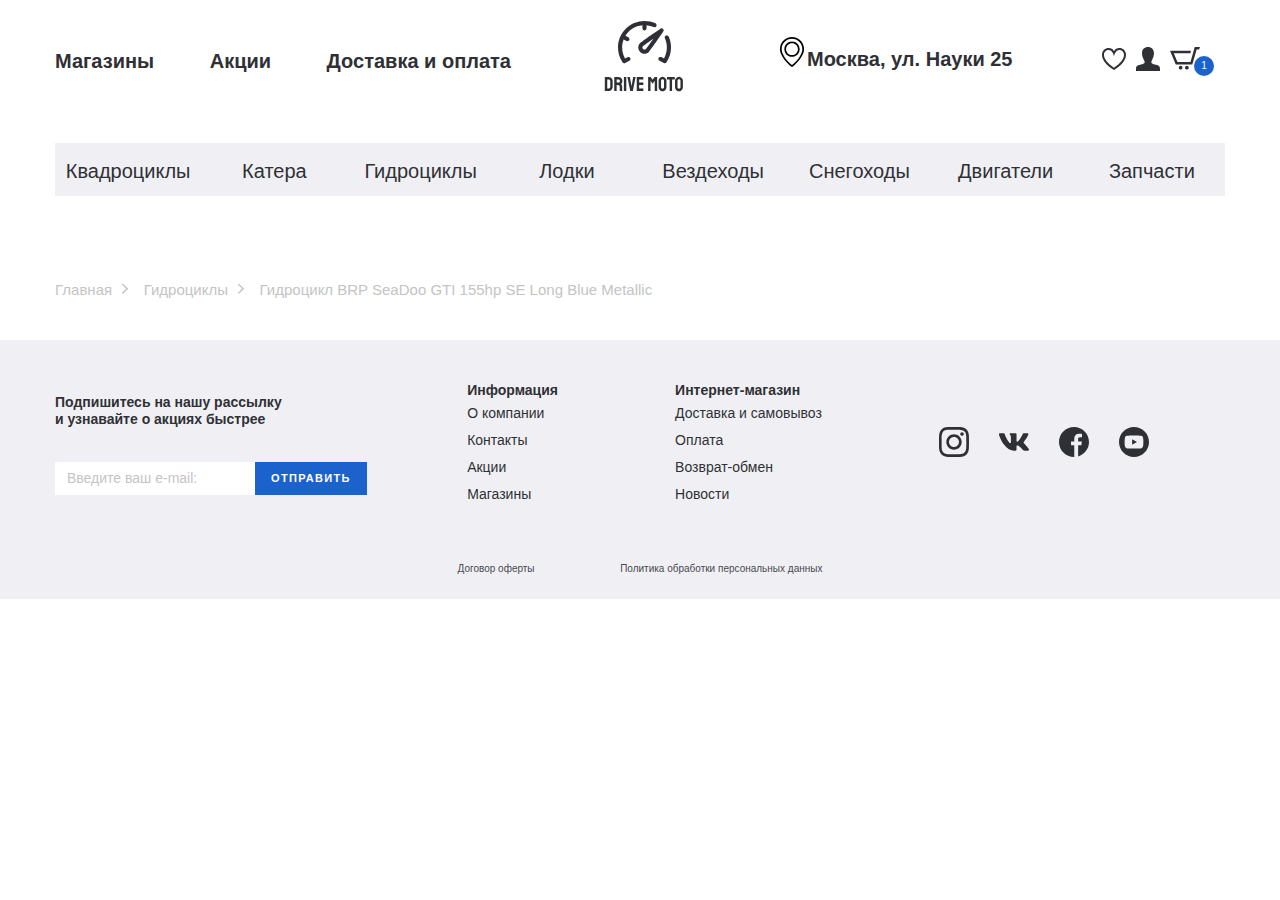
<file: product-page.html>
<!DOCTYPE html>
<html lang="ru">

<head>
  <meta charset="UTF-8">
  <meta name="viewport" content="width=device-width, initial-scale=1.0">
  <meta http-equiv="X-UA-Compatible" content="ie=edge">
  <title>Document</title>
  <link href="https://fonts.googleapis.com/css2?family=Barlow:wght@400;700&display=swap" rel="stylesheet">
  <link rel="stylesheet" href="css/normalize.css">
  <link rel="stylesheet" href="css/slick.css">
  <link rel="stylesheet" href="css/fonts.css">
  <link rel="stylesheet" href="css/style.css">
</head>

<body>

  <header class="header">
    <div class="header__top">
      <div class="container">
        <div class="header__top-inner">
          <nav class="menu">
            <ul class="meni__list">
              <li class="menu__item"><a class="menu__link" href="#">Магазины</a></li>
              <li class="menu__item"><a class="menu__link" href="#">Акции</a></li>
              <li class="menu__item"><a class="menu__link" href="#">Доставка и оплата</a></li>
            </ul>
          </nav>
          <a class="logo" href="#">
            <img class="logo__img" src="images/svg/logo.svg" alt="">
          </a>
          <div class="header__box">
            <p class="header__address">
              Москва, ул. Науки 25
            </p>
            <il class="user-list">
              <li class="user-list__item">
                <a class="user-list__link" href="#">
                  <img src="images/svg/heart.svg" alt="">
                </a>
              </li>
              <li class="user-list__item">
                <a class="user-list__link" href="#">
                  <img src="images/svg/user.svg" alt="">
                </a>
              </li>
              <li class="user-list__item">
                <a class="user-list__link cart" href="#">
                  <img src="images/svg/cart.svg  " alt="">
                  <div class="cart__num">1</div>
                </a>
              </li>
            </il>
          </div>
        </div>
      </div>
    </div>

    <div class="header__bottom">
      <div class="container">
        <div class="user__bottom-inner">
          <ul class="menu-categories">
            <li class="menu-categories__item">
              <a class="menu-categories__link" href="#">Квадроциклы</a>
            </li>
            <li class="menu-categories__item">
              <a class="menu-categories__link" href="#">Катера</a>
            </li>
            <li class="menu-categories__item">
              <a class="menu-categories__link" href="#">Гидроциклы</a>
            </li>
            <li class="menu-categories__item">
              <a class="menu-categories__link" href="#">Лодки</a>
            </li>
            <li class="menu-categories__item">
              <a class="menu-categories__link" href="#">Вездеходы</a>
            </li>
            <li class="menu-categories__item">
              <a class="menu-categories__link" href="#">Снегоходы</a>
            </li>
            <li class="menu-categories__item">
              <a class="menu-categories__link" href="#">Двигатели</a>
            </li>
            <li class="menu-categories__item">
              <a class="menu-categories__link" href="#">Запчасти</a>
            </li>
          </ul>
        </div>
      </div>
    </div>
  </header>

  <div class="breadcrumbs">
    <div class="container">
      <ul class="breadcrumbs__list">
        <li class="breadcrumbs__list-item">
          <a href="#">Главная</a>
        </li>
        <li class="breadcrumbs__list-item">
          <a href="#">Гидроциклы</a>
        </li>
        <li class="breadcrumbs__list-item">
          <span>Гидроцикл BRP SeaDoo GTI 155hp SE Long Blue Metallic</span>
        </li>
      </ul>
    </div>
  </div>

  <footer class="footer">
    <div class="container">
      <div class="footer__top">
        <div class="footer__top-inner">
          <div class="footer__top-item footer__top-newsletter">
            <h6 class="footer__top-title form-title">
              Подпишитесь на нашу рассылку <br> и узнавайте о акциях быстрее
            </h6>
            <form action="#" class="footer__form">
              <input type="text" class="footer__form-input" placeholder="Введите ваш e-mail:">
              <button class="footer__form-btn" type="submit">Отправить</button>
            </form>
          </div>
          <div class="footer__top-item footer__top-item--middle">
            <h6 class="footer__top-title">Информация</h6>
            <ul class="footer-info">
              <li>
                <a class="footer-info__link" href="#">О компании</a>
              </li>
              <li>
                <a class="footer-info__link" href="#">Контакты</a>
              </li>
              <li>
                <a class="footer-info__link" href="#">Акции</a>
              </li>
              <li>
                <a class="footer-info__link" href="#">Магазины</a>
              </li>
            </ul>
          </div>
          <div class="footer__top-item footer__top-item--middle">
            <h6 class="footer__top-title">Интернет-магазин</h6>
            <ul class="footer-info">
              <li>
                <a class="footer-info__link" href="#">Доставка и самовывоз</a>
              </li>
              <li>
                <a class="footer-info__link" href="#">Оплата</a>
              </li>
              <li>
                <a class="footer-info__link" href="#">Возврат-обмен</a>
              </li>
              <li>
                <a class="footer-info__link" href="#">Новости</a>
              </li>
            </ul>
          </div>
          <div class="footer__top-item">
            <ul class="social-list">
              <li>
                <a class="social__link" href="#">
                  <img src="images/svg/instagram.svg" alt="">
                </a>
              </li>
              <li>
                <a class="social__link" href="#">
                  <img src="images/svg/vk.svg" alt="">
                </a>
              </li>
              <li>
                <a class="social__link" href="#">
                  <img src="images/svg/facebook.svg" alt="">
                </a>
              </li>
              <li>
                <a class="social__link" href="#">
                  <img src="images/svg/youtube.svg" alt="">
                </a>
              </li>
            </ul>
          </div>
        </div>
      </div>
      <div class="footer__bottom">
        <a class="footer__bottom-link" href="#">Договор оферты</a>
        <a class="footer__bottom-link" href="#">Политика обработки персональных данных</a>
      </div>
    </div>
  </footer>

  <script src="https://ajax.googleapis.com/ajax/libs/jquery/3.4.1/jquery.min.js"></script>
  <script src="js/slick.min.js"></script>
  <script src="js/main.js"></script>
</body>

</html>
</file>
<file: css/fonts.css>
@font-face {
  font-family: "SFProDisplay-Regular", sans-serif;
  src: url("../fonts/SFProDisplay-Regular.woff2") format("woff2"),
    url("../fonts/SFProDisplay-Regular.woff") format("woff");
  font-weight: 400;
  font-style: normal;
  font-display: swap;
}

@font-face {
  font-family: "SFProDisplay-Medium", sans-serif;
  src: url("../fonts/SFProDisplay-Medium.woff2") format("woff2"),
    url("../fonts/SFProDisplay-Medium.woff") format("woff");
  font-weight: 500;
  font-style: normal;
  font-display: swap;
}

@font-face {
  font-family: "SFProDisplay-Semibold", sans-serif;
  src: url("../fonts/SFProDisplay-Semibold.woff2") format("woff2"),
    url("../fonts/SFProDisplay-Semibold.woff") format("woff");
  font-weight: 600;
  font-style: normal;
  font-display: swap;
}

@font-face {
  font-family: "SFProDisplay-Bold", sans-serif;
  src: url("../fonts/SFProDisplay-Bold.woff2") format("woff2"), url("../fonts/SFProDisplay-Bold.woff") format("woff");
  font-weight: 700;
  font-style: normal;
  font-display: swap;
}
</file>
<file: css/style.css>
html {
  box-sizing: border-box;
  width: 100%;
}

*,
*::after,
*::before {
  box-sizing: inherit;
}

a {
  display: inline-block;
  text-decoration: none;
  color: inherit;
}

p {
  margin: 0;
}

ul,
li {
  margin: 0;
  padding: 0;
  list-style: none;
}

h1,
h2,
h3,
h4,
h5,
h6 {
  margin: 0;
}

body {
  font-family: "SFProDisplay-Regular", sans-serif;
  font-size: 20px;
  line-height: 24px;
  font-weight: 400;
  color: #2f3035;
}

.page-section {
  margin-bottom: 80px;
}

.header {
  margin-bottom: 80px;
}

.header__top {
}

.container {
  max-width: 1200px;
  margin: 0 auto;
  padding: 0 15px;
}

.header__top-inner {
  display: flex;
  justify-content: space-between;
  align-items: center;
  min-height: 122px;

  font-family: "SFProDisplay-Bold", sans-serif;
  font-weight: 700;
}

.menu {
}

.meni__list {
}

.menu__item {
  display: inline-block;
}

.menu__item + .menu__item {
  padding-left: 50px;
}

.header__box {
  display: flex;
}

.header__address {
  position: relative;
  width: 265px;
  margin-right: 60px;
  padding-left: 30px;
}

.header__address::before {
  content: "";
  position: absolute;
  width: 30px;
  height: 30px;
  background-image: url("../images/svg/address-icon.svg");
  left: 0;
  top: -10px;
}

.user-list {
  margin-right: 15px;
  display: flex;
  align-items: center;
}

.user-list__item {
  padding-right: 10px;
}

.user-list__link {
}

.cart {
  position: relative;
}

.cart__num {
  position: absolute;
  width: 20px;
  height: 20px;

  font-weight: 500;
  font-size: 10px;
  line-height: 20px;
  color: #ffffff;
  text-align: center;

  background: #1c62cd;
  border-radius: 50%;

  top: 9px;
  left: 24px;
}

.breadcrumbs {
  margin-bottom: 40px;
}

.breadcrumbs__list {
}

.breadcrumbs__list-item {
  position: relative;
  display: inline-block;
  padding-right: 16px;
  margin-right: 10px;

  font-weight: 400;
  font-size: 15px;
  line-height: 18px;
  color: #c4c4c4;
}

.breadcrumbs__list-item::after {
  position: absolute;
  content: "";
  right: 0;
  bottom: 5px;
  width: 6px;
  height: 11px;
  background-image: url(../images/svg/breadcrumb-arrow.svg);
}

.breadcrumbs__list-item:last-child::after {
  display: none;
}

.header__bottom {
  padding-top: 21px;
}

.user__bottom-inner {
  background-color: #f0f0f4;
}

.menu-categories {
  display: flex;
  align-items: center;
  justify-content: space-around;
  min-height: 53px;
}

.menu-categories__item {
  position: relative;
}

.menu-categories__link {
  position: absolute;
  top: 50%;
  left: 50%;
  padding: 15px 0 14px;
  /* transition: all 0.3s; */
  transform: translate(-50%, -50%);
}

.menu-categories__link:hover {
  font-family: "SFProDisplay-Semibold", sans-serif;
  font-weight: 600;
}

.menu-categories__link::before {
  position: absolute;
  content: "";
  width: 0;
  left: auto;
  bottom: -2px;
  right: 0;
  background: #1c62cd;
  height: 3px;
  transition: all 0.3s;
}

.menu-categories__link:hover::before {
  width: 100%;
  right: auto;
  left: 0;
}

.banner-section {
}
.banner-section__inner {
  display: flex;
  justify-content: space-between;
}
.banner-section__slider {
  max-width: 870px;
}
.banner-section__slider-btn,
.product-slider__slider-btn {
  margin: 0;
  padding: 0;

  position: absolute;
  top: 50%;
  transform: translateY(-50%);
  z-index: 5;
  cursor: pointer;

  background-color: transparent;
  border: none;
  outline: none;
}

.banner-section__slider-btn--prev {
  left: 20px;
}
.banner-section__slider-btn--next {
  right: 20px;
}

.slick-dots {
  position: absolute;
  bottom: 40px;
  left: 0;
  right: 0;
  text-align: center;
}

.slick-dots li {
  display: inline-block;
  padding: 0 5px;
}

.slick-dots button {
  padding: 0;
  margin: 0;
  width: 11px;
  height: 11px;

  border: 1px solid #ffffff;
  border-radius: 50%;
  background-color: transparent;
  font-size: 0;
  outline: none;
}

.slick-active li button {
  background-color: #ffffff;
}

.banner-section__slider-item {
}

.banner-section__slider-img {
  object-fit: cover;
  min-height: 402px;
}

.sale-item {
  display: flex;
  flex-direction: column;
  justify-content: space-between;

  max-width: 265px;
  text-align: center;
  border: 1px solid #cdcdcd;
  border-radius: 3px;
}
.sale-item__top {
  display: flex;
  justify-content: space-between;
  align-items: flex-start;
}
.sale-item__info {
  padding: 8px 20px;
  color: #ffffff;
  background-color: #1c62cd;
  font-size: 12px;
  line-height: 15px;
  letter-spacing: 0.1em;
  text-transform: uppercase;
}
.sale-item__price {
  text-align: right;
}
.price {
  font-family: "Barlow", sans-serif;
  position: relative;
}
.sale-item__price-new {
  margin-right: 6px;
  padding-right: 20px;
  position: relative;

  font-size: 27px;
  line-height: 32px;
  color: #1c62cd;
  font-weight: 700;
}
.sale-item__price-new::after {
  content: "";
  position: absolute;
  background-image: url("../images/svg/rub-icon.svg");
  width: 16px;
  height: 18px;
  right: 0;
  top: 8px;
}
.sale-item__price-old {
  margin-right: 15px;
  padding: 2px 5px;

  font-weight: 400;
  font-size: 14px;
  line-height: 17px;
  color: #c4c4c4;

  background-image: url("../images/svg/strikethrough.svg");
  background-repeat: no-repeat;
  background-size: cover;
  display: inline-block;
}
.sale-item__price-old::after {
  content: "";
  position: absolute;
  background-image: url("../images/svg/rub-icon-old.svg");
  width: 8px;
  height: 10px;
  right: -10px;
  top: 5px;
}
.sale-item__img {
  object-fit: contain;
}

.sale-item__title {
  margin-bottom: 7px;
  font-family: "SFProDisplay-Bold", sans-serif;
  font-size: 18px;
  line-height: 21px;
  text-align: center;
}

.sale-item__footer {
  padding: 25px 20px;
  font-size: 18px;
  line-height: 21px;
  background: #f0f0f4;
}

.sale-item__footer span {
  display: inline-block;
  margin-top: 2px;

  font-family: "Barlow", sans-serif;
  font-weight: 700;
  line-height: 22px;
  color: #1c62cd;
}

.search {
}

.search__inner {
}

.search__tabs {
  margin-bottom: 25px;
}

.search__tabs-item {
  padding: 11px 26px 12px;
}

.search__tabs-item.tabs__item--active {
  border-radius: 5px;
  background-color: #f0f0f4;
  font-family: "SFProDisplay-Bold", sans-serif;
  font-weight: 700;
}

.search__content {
}

.search__content-item {
  display: none;
}

.search__content-item.tabs-content--active {
  display: block;
}

.search__content-form {
  display: flex;
}

.search__content-input {
  width: 100%;
  padding: 15px 20px;
  font-size: 16px;
  line-height: 19px;
  background: #f0f0f4;
  border-radius: 3px;
  border: none;
}

.search__content-input::placeholder {
  font-family: "SFProDisplay-Regular", sans-serif;
  font-weight: 400;
  font-size: 16px;
  line-height: 19px;

  color: #656464;
}

.search__content-button {
  margin-left: -4px;
  padding: 17px 41px;

  font-family: "SFProDisplay-Bold", sans-serif;
  font-weight: 700;
  font-size: 14px;

  line-height: 17px;
  letter-spacing: 0.12em;
  text-transform: uppercase;
  color: #ffffff;

  background: #1c62cd;
  border-radius: 3px;
  border: none;
}

.categories__inner {
  display: grid;
  grid-template-columns: repeat(3, 1fr);
  gap: 30px;
}

.categories__item {
  display: flex;
  justify-content: space-between;
  border: 1px solid #cdcdcd;
  border-radius: 3px;
  transition: box-shadow 0.3s;
}

.categories__item:hover {
  box-shadow: 3px 3px 20px rgba(50, 50, 50, 0.25);
  border: 1px solid transparent;
}

.categories__item:hover .categories__item-title {
  color: #1c62cd;
}

.categories__item-info {
  padding: 20px 0px 14px 20px;
}

.categories__item-title {
  margin-bottom: 50px;
  font-family: "Barlow", sans-serif;
  font-weight: 700;
  font-size: 23px;
  line-height: 28px;
  transition: all 0.3s;
}

.categories__item-text {
  display: inline-block;
  position: relative;
  padding-right: 9px;
  font-size: 14px;
  line-height: 17px;
  color: #c4c4c4;
}

.categories__item-text::after {
  position: absolute;
  content: "";
  width: 6px;
  height: 9px;
  background-image: url(../images/svg/arrow-pass.svg);
  top: 50%;
  right: 0px;
  transform: translateY(-50%);
}
.categories__item-img {
  flex-basis: 50%;
  display: flex;
  justify-content: center;
  align-items: center;
}
.categories__item-img img {
  object-fit: contain;
}

.products {
}

.title {
  font-family: "Barlow", sans-serif;
  font-weight: 700;
  font-size: 25px;
  line-height: 30px;
}

.products__title {
  margin-bottom: 25px;
}

.products__inner {
}
.tabs__wrapper {
}
.tabs {
}

.products__tabs {
  margin-bottom: 25px;
}

.tabs__item {
}

.products__tab {
  padding-bottom: 10px;
}

.products__tab + .products__tab {
  margin-left: 50px;
}

.products__tab.tabs__item--active {
  border-bottom: 2px solid #1c62cd;
}
.tabs-container {
}
.products__container {
}
.tabs-content {
}
.products__content {
  display: none;
}
.products__content.tabs-content--active {
  display: block;
}

.tabs-content--active {
}

.product-slider {
}

.product-slider__slider-btn--prev {
  left: -36px;
}

.product-slider__slider-btn--next {
  right: -16px;
}

.product-item__wrapper {
  position: relative;
  width: 271px;
}

.product-item {
  padding: 52px 20px 31px;
  width: 100%;
  min-height: 402px;

  border: 1px solid #cdcdcd;
  border-radius: 3px;

  text-align: center;
  transition: all 0.3s;
}

.product-item:hover {
  box-shadow: 3px 3px 20px rgba(50, 50, 50, 0.25);
  border: 1px solid transparent;
  color: #1c62cd;
}

.product-item__hover-text {
  position: absolute;
  top: 30%;
  left: 20px;
  right: 20px;
  padding: 18px 21px;
  background: rgba(255, 255, 255, 0.9);
  box-shadow: 0px 0px 15px rgba(0, 0, 0, 0.2);
  border-radius: 3px;
  opacity: 0;
  transition: all 0.5s;
}

.product-item:hover .product-item__notify-text {
  color: #2f3035;
}

.product-item:hover .product-item__hover-text {
  opacity: 1;
  color: #2f3035;
}

.product-item.product-item--sale::before {
  position: absolute;
  content: "sale";
  padding: 8px 15px;
  top: 0;
  left: 0;
  background-color: #1c62cd;

  font-family: "SFProDisplay-Regular", sans-serif;
  font-weight: 400;
  font-size: 12px;
  line-height: 14px;
  letter-spacing: 0.07em;
  text-transform: uppercase;
  color: #ffffff;
}

.product-item__like {
  position: absolute;
  width: 24px;
  height: 22px;
  top: 16px;
  right: 19px;
  z-index: 5;

  background-color: transparent;
  border: none;
  outline: none;
}

.product-item__like::before {
  content: "";
  position: absolute;
  width: 24px;
  height: 22px;
  top: 0;
  left: 0;

  background-image: url(../images/svg/heart.svg);
}

.product-item__like--active::before {
  background-image: url(../images/svg/heart-active.svg);
}

.product-item__img {
  width: 200px;
  height: 200px;
  margin: 0 auto;
  object-fit: contain;
}

.product-item__title {
  padding: 14px 0px 25px;
  font-weight: 400;
  font-size: 18px;
  line-height: 21px;
}

.product-item__price {
  font-weight: 700;
  font-size: 30px;
  line-height: 36px;
}

.product-item__cart {
  position: absolute;
  width: 60px;
  height: 40px;
  bottom: 0;
  right: 0;

  background: #1c62cd;
  border: none;
  border-radius: 10px 0px 0px 0px;

  cursor: pointer;
  outline: none;
}

.product-item__cart::before {
  content: "";
  position: absolute;

  width: 30px;
  height: 23px;
  top: 10px;
  left: 14px;

  background-image: url(../images/svg/cart-white.svg);
  background-repeat: no-repeat;
}

.product-item__wrapper.product-item__unavailable .product-item__price {
  display: none;
}

.product-item__notify-text {
  display: none;
}

.product-item__wrapper.product-item__unavailable .product-item__notify-text {
  display: block;
  margin-bottom: 13px;

  font-family: "SFProDisplay-Bold", sans-serif;
  font-weight: 700;
  font-size: 18px;
  line-height: 21px;
}

.product-item__wrapper.product-item__unavailable .product-item__title {
  padding-bottom: 12px;
}

.product-item__wrapper.product-item__unavailable .product-item__cart {
  display: none;
}

.product-item__notify-link {
  display: none;

  color: #1c62cd;
  text-decoration: underline #1c62cd;
}

.product-item__wrapper.product-item__unavailable .product-item__notify-link {
  display: block;
  position: absolute;

  bottom: 25px;
  right: 0;
  left: 0;

  font-size: 16px;
  line-height: 19px;
  color: #1c62cd;
  text-align: center;
}

.product__more {
  text-align: center;
}

.product__more-link {
  display: inline-block;
  margin-top: 35px;
  padding: 17px 43px;

  background: #f0f0f4;
  font-size: 15px;
  line-height: 18px;
  letter-spacing: 0.12em;
  text-transform: uppercase;
}

.addinting__title {
  margin-bottom: 20px;
}

.additings__tabs {
  margin-bottom: 35px;
}

.addinting__content {
  display: none;
}

.addinting__content.tabs-content--active {
  display: block;
}

.additings__tab {
  padding-bottom: 10px;
}

.additings__tab + .additings__tab {
  margin-left: 50px;
}

.additings__tab.tabs__item--active {
  border-bottom: 2px solid #1c62cd;
}

.additings__content {
  display: none;
}

.additings__content.tabs-content--active {
  display: block;
}

.footer {
  background: #f0f0f4;
  padding: 42px 0 22px;
}

.footer__top {
  margin-bottom: 46px;
}

.footer__top-inner {
  display: flex;
  justify-content: space-between;
  align-items: center;
}

.footer__top-item:last-child {
  margin-right: 76px;
}

.footer__top-newsletter {
  width: 295px;
}

.footer__top-title {
  font-family: "SFProDisplay-Bold", sans-serif;
  font-weight: 700;
  font-size: 14px;
  line-height: 17px;
}

.form-title {
  margin-bottom: 34px;
}

.footer__form {
  display: flex;
  justify-content: space-between;
}

.footer__form-input {
  width: 200px;
  padding: 8px 12px;
  background: #ffffff;
  border: none;
  font-family: "SFProDisplay-Regular", sans-serif;
  font-weight: 400;
  font-size: 14px;
  line-height: 17px;
}

.footer__form-input::placeholder {
  font-family: "SFProDisplay-Regular", sans-serif;
  font-weight: 400;
  font-size: 14px;
  line-height: 17px;
  color: #c4c4c4;
}

.footer__form-btn {
  padding: 10px 16px;
  background: #1c62cd;
  font-family: "SFProDisplay-Semibold", sans-serif;
  font-weight: 600;
  font-size: 11px;
  line-height: 13px;
  letter-spacing: 0.12em;
  text-transform: uppercase;
  border: none;
  color: #ffffff;
}

.footer__top-item--middle {
  max-width: 200px;
}
.footer-info {
}

.footer-info li {
  margin-bottom: 3px;
}

.footer-info__link {
  font-family: "SFProDisplay-Bold", sans-serif;
  font-weight: 400;
  font-size: 14px;
  line-height: 14px;
}

.footer-info-right {
}

.social-list {
  display: flex;
  justify-content: space-between;
  align-items: center;
}

.social-list li + li {
  margin-left: 30px;
}

.social__link {
}

.social__link + .social__link {
}

.footer__bottom {
  text-align: center;
}

.footer__bottom-link {
  font-size: 10px;
  line-height: 12px;
  color: #48494d;
}

.footer__bottom-link + .footer__bottom-link {
  margin-left: 80px;
}

.catalog {
  margin-bottom: 100px;
}

.catalog__title {
  margin-bottom: 26px;

  font-family: "SFProDisplay-Bold", sans-serif;
  font-weight: 700;
  font-size: 30px;
  line-height: 36px;
}

.catalog__filter-inner {
  display: flex;
  justify-content: space-between;
  align-items: center;
}

.catalog__filter-items button {
  padding: 5px 22px;

  background: #f0f0f4;
  border: none;
  border-radius: 3px;

  font-weight: 400;
  font-size: 14px;
  line-height: 17px;
  color: rgba(47, 48, 53, 0.7);
}

.catalog__filter-items button + button {
  margin-left: 8px;
}

.catalog__filter-btn {
  display: flex;
  align-items: center;
}

.catalog__filter-sort {
  margin-right: 34px;
}

.catalog__filter-btn button {
  display: flex;
  align-items: center;

  margin: 0;
  padding: 0;

  background-color: transparent;
  border: none;
  cursor: pointer;
}

.catalog__filter-btn button + button {
  margin-left: 10px;
}

.catalog__filter-btn-grid {
}

.catalog__filter-btn-line {
}

.catalog__inner {
  display: flex;
  margin-top: 50px;
}

.catalog__inner-aside {
  min-width: 291px;
  margin-right: 10px;
}

.catalog__inner-list {
  display: flex;
  justify-content: space-between;
  flex-wrap: wrap;
}

.catalog__inner-list .product-item__wrapper {
  margin-bottom: 31px;
}

.pagination {
  width: 100%;
  margin-top: 70px;
}

.pagination-list {
  display: flex;
  justify-content: center;
}

.pagination-list__item {
  margin: 0 4px;
  padding: 7px 13px;
  border: 2px solid transparent;

  font-family: "Barlow", sans-serif;
  font-weight: 400;
  font-size: 18px;
  line-height: 22px;
  color: #c4c4c4;
}

.pagination-list__item.pagination-list__item--active {
  border: 2px solid #1c62cd;
  color: #1c62cd;
}

.pagination-list__item a {
  display: block;
}
</file>
